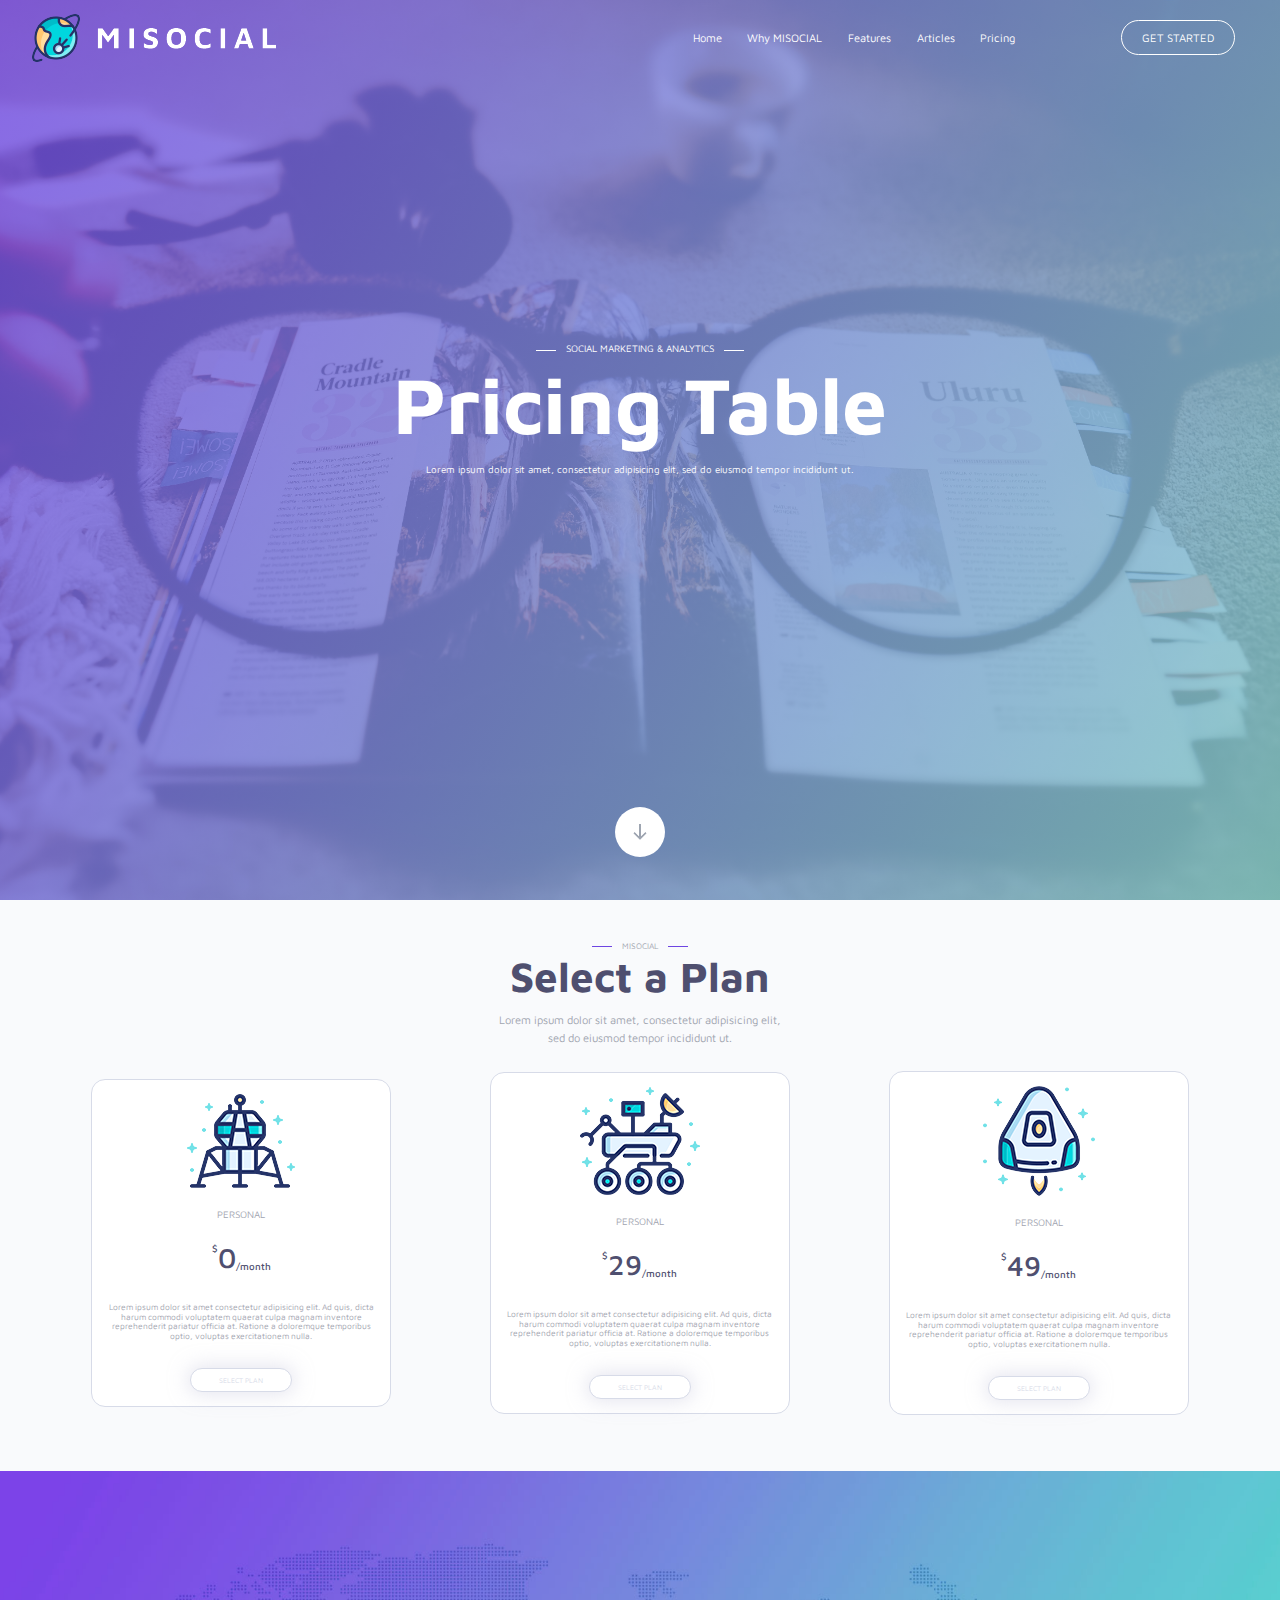
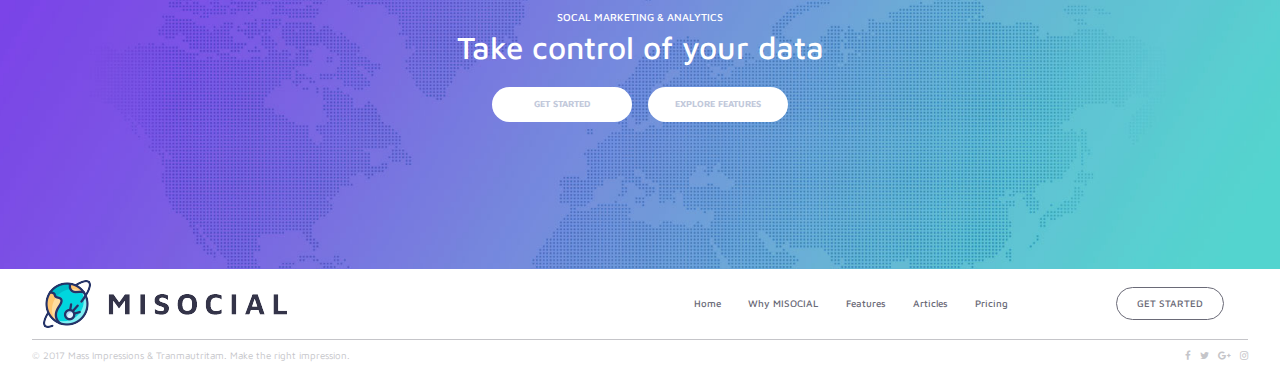
<file: flexlending/index.html>
<!DOCTYPE html>
<html lang="en">
<head>
    <meta charset="UTF-8">
    <meta name="viewport" content="width=device-width, initial-scale=1.0">
    <meta http-equiv="X-UA-Compatible" content="ie=edge">
    <title>Flex Lending</title>
    <link href="https://fonts.googleapis.com/css?family=Maven+Pro:400,500,700,900" rel="stylesheet">
    <link rel="stylesheet" href="https://stackpath.bootstrapcdn.com/font-awesome/4.7.0/css/font-awesome.min.css">
    <link rel="stylesheet" href="css/style.css">
    <link rel="stylesheet" href="css/media.css">
    <link rel="stylesheet" href="css/normalize.css">
</head>
<body>
    <ul class="m-menu">
        <li class="close-menu">&times;</li>
        <li><a href="#" class="menu-link">Home</a></li>
        <li><a href="#" class="menu-link">Why MISOCIAL</a></li>
        <li><a href="#" class="menu-link">Features</a></li>
        <li><a href="#" class="menu-link">Articles</a></li>
        <li><a href="#" class="menu-link">Pricing</a></li>
        <li><a href="#price" class="menu-link get-started-btn ">get started</a></li>
    </ul>            
    <div class="main">
        <div class="main-overlay"></div>
        <div class="header">            
            <a href="#" class="logo">
                <img src="img/logo.png" alt="logo">
            </a>
            <a href="#" class="m-menu-link">
                <i class="fa fa-bars"></i>
            </a>            
            <div class="menu visible-lg">
                <ul>
                    <li><a href="#" class="menu-link">Home</a></li>
                    <li><a href="#" class="menu-link">Why MISOCIAL</a></li>
                    <li><a href="#" class="menu-link">Features</a></li>
                    <li><a href="#" class="menu-link">Articles</a></li>
                    <li><a href="#" class="menu-link">Pricing</a></li>
                    <li><a href="#price" class="menu-link get-started-btn">get started</a></li>
                </ul>
            </div>
        </div>
        <div class="main-text">
            <span>SOCIAL MARKETING & ANALYTICS</span>
            <h1>Pricing Table</h1>
            <p>Lorem ipsum dolor sit amet, consectetur adipisicing elit, sed do eiusmod tempor incididunt ut.</p>
        </div>
        <a href="#price" class="main-arrow">
            <div class="arrow-down">
                <img src="img/arrow.png" alt="down">
            </div>
        </a>
    </div>
    <div class="table" id="price">
        <div class="table-header">
            <span>MIsocial</span>
            <h2>Select a Plan</h2>
            <p>Lorem ipsum dolor sit amet, consectetur adipisicing elit, sed do eiusmod tempor incididunt ut.</p>
        </div>
        <div class="price-tags">
            <div class="price-tag">
                <img src="img/price_1.png" alt=""><span></span>                
                <span>personal</span>
                <h4><sup>$</sup>0<sub>/month</sub></h4>
                <p>Lorem ipsum dolor sit amet consectetur adipisicing elit. Ad quis, dicta harum commodi voluptatem quaerat culpa magnam inventore reprehenderit pariatur officia at. Ratione a doloremque temporibus optio, voluptas exercitationem nulla.</p>
                <button class="price-btn">select plan</button>                
            </div>
            <div class="price-tag">
                <img src="img/price_2.png" alt=""><span></span>
                <span>personal</span>
                <h4><sup>$</sup>29<sub>/month</sub></h4>
                <p>Lorem ipsum dolor sit amet consectetur adipisicing elit. Ad quis, dicta harum commodi voluptatem quaerat culpa magnam inventore reprehenderit pariatur officia at. Ratione a doloremque temporibus optio, voluptas exercitationem nulla.</p>
                <button class="price-btn">select plan</button>
            </div>
            <div class="price-tag">
                <img src="img/price_3.png" alt=""><span></span>
                <span>personal</span>
                <h4><sup>$</sup>49<sub>/month</sub></h4>
                <p>Lorem ipsum dolor sit amet consectetur adipisicing elit. Ad quis, dicta harum commodi voluptatem quaerat culpa magnam inventore reprehenderit pariatur officia at. Ratione a doloremque temporibus optio, voluptas exercitationem nulla.</p>
                <button class="price-btn">select plan</button>
            </div>
        </div>
    </div>
    <div class="call-to-action">      
        <div class="wrap">
            <span>SOCAL MARKETING & ANALYTICS</span>
            <h4>Take control of your data</h4>
            <button class="cta-btn">get started</button>
            <button class="cta-btn">explore features</button>
        </div>
    </div>
    <div class="footer-wrap">
        <div class="footer">
            <a href="#" class="footer-logo">
                <img src="./img/footer_logo.png" alt="footer-logo">
            </a>
            <div class="footer-menu">
                <ul>
                    <li><a href="#" class="footer-menu-link">Home</a></li>
                    <li><a href="#" class="footer-menu-link">Why MISOCIAL</a></li>
                    <li><a href="#" class="footer-menu-link">Features</a></li>
                    <li><a href="#" class="footer-menu-link">Articles</a></li>
                    <li><a href="#" class="footer-menu-link">Pricing</a></li>
                    <li><a href="#price" class="footer-menu-link footer-get-started-btn">get started</a></li>
                </ul>
            </div>
        </div>        
    </div>
    <div class="legal">
        <div class="copy">
            <p>© 2017 Mass Impressions & Tranmautritam. Make the right impression.</p>
        </div>
        <div class="social-links">
            <a href="#"><i class="fa fa-facebook"></i></a>
            <a href="#"><i class="fa fa-twitter"></i></a>
            <a href="#"><i class="fa fa-google-plus"></i></a>
            <a href="#"><i class="fa fa-instagram"></i></a>
        </div>
    </div>            
</div>
<script>
    var openMenu = document.querySelector('.m-menu-link');
    var menu = document.querySelector(".m-menu");
    var closeMenu = document.querySelector(".close-menu");
    var arrow = document.querySelector(".arrow-down");
    openMenu.onclick = function(){
        event.preventDefault();
        menu.classList.add("m-menu__active")
    }
    closeMenu.onclick = function() {
        event.preventDefault();
        menu.classList.remove("m-menu__active");        
    }
    arrow.onclick = function(){
        window.scrollX(0,100);
    }
</script>
</body>
</html>
</file>
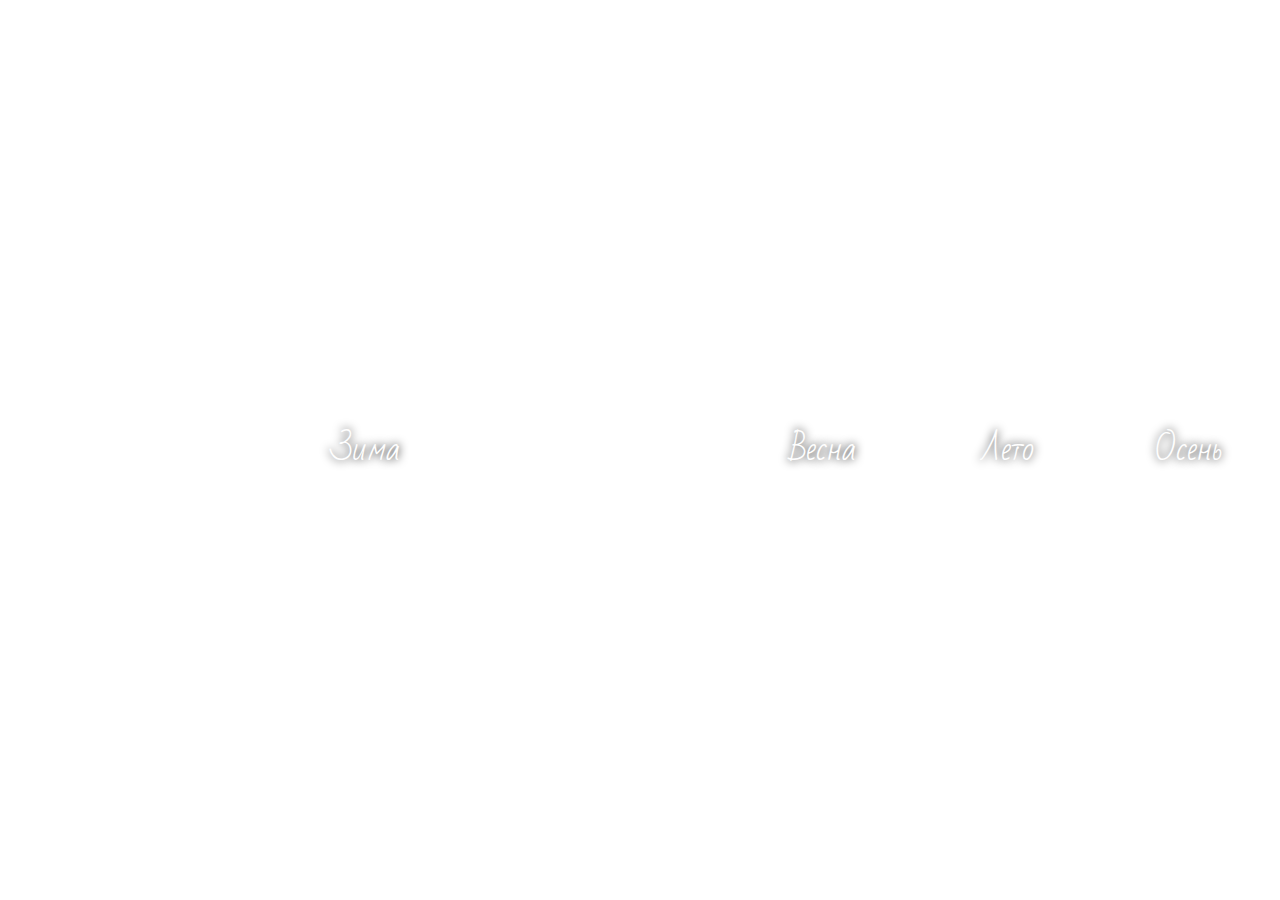
<file: flexslider/index.html>
<!DOCTYPE html>
<html lang="en">
<head>
    <meta charset="UTF-8">
    <meta name="viewport" content="width=device-width, initial-scale=1.0">
    <meta http-equiv="X-UA-Compatible" content="ie=edge">
    <title>Flex Slider</title>
    <link href="https://fonts.googleapis.com/css?family=Bad+Script&amp;subset=cyrillic" rel="stylesheet">
    <link rel="stylesheet" href="css/style.css">
    <link rel="stylesheet" href="css/normalize.css">
</head>
<body>
    <div class="slider">
        <div class="item item-1"><span>Зима</span></div>
        <div class="item item-2"><span>Весна</span></div>
        <div class="item item-3"><span>Лето</span></div>
        <div class="item item-4"><span>Осень</span></div>
    </div>
</body>
</html>
</file>
<file: flexlending/css/style.css>
*{   
    box-sizing: border-box;
}
*:before, *:after{
    box-sizing: border-box;
}
body{
    margin: 0;
    font-family: 'Maven Pro', sans-serif;
}
html{
    font-size: 10px;
}
.main{
    height: 100vh;
    min-height: 600px;
    background: url(../img/main-bg.jpg) no-repeat center;
    background-size: cover;
    position: relative;
    display: flex;
    flex-direction: column;
    justify-content: space-between;
    align-items: center;
    color: #fff;
    padding-top: 2rem; 
}
.main-overlay{
    background-image: -moz-linear-gradient( 150deg, rgb(136,211,206) 0%, rgb(110,69,226) 100%);
    background-image: -webkit-linear-gradient( 150deg, rgb(136,211,206) 0%, rgb(110,69,226) 100%);
    background-image: -ms-linear-gradient( 150deg, rgb(136,211,206) 0%, rgb(110,69,226) 100%);
    position: absolute;
    left: 0;
    top: 0;
    width: 100%;
    height: 100%;
    z-index: 0;
    opacity: 0.8;
}
.header{
    display: flex;    
    align-items: center;
    justify-content: space-between;    
    position: relative;
    z-index: 2;
    width: 95%;    
      
}
.menu{
    width: 50%;
    font-size: 1.6rem;
}
.menu ul{
    display: flex;
    justify-content: space-around;
    list-style: none;
}
.menu-link{    
    text-decoration: none;
    color: #fff;
}
.menu-link:hover{
    border-bottom: 2px solid #fff;
    padding-bottom: 10px;
}
.get-started-btn{
    margin-left: 80px;
    border: 1px solid #fff;
    padding: 10px 20px;
    border-radius: 100px; 
    text-transform: uppercase;
    transition: 0.2s;
}
.get-started-btn:hover{
    background-color: #fff;
    color: #9fa4af;
}
.main-text{
    display: flex;
    flex-direction: column;
    justify-content: center;
    align-items: center;
    position: relative;
    z-index: 2;
    text-align: center;
    font-size: 1.4rem;
}
.main-text h1{
    margin: 0.5rem;
    font-size: 80px;
}
.main-text span{
    display: inline-block;
}
.main-text span::after{
    display: inline-block;
    width: 20px;
    height: 1px;
    background-color: #fff;
    content: '';
    vertical-align: middle;
    margin-left: 10px;
}
.main-text span::before{
    display: inline-block;
    width: 20px;
    height: 1px;
    background-color: #fff;
    content: '';
    vertical-align: middle;
    margin-right: 10px;
}
.main-arrow{
    display: flex;
    height: 15vh;
    justify-content: center;
    align-items: center;    
    position: relative;
    z-index: 2;
     
}
.arrow-down{
    width: 50px;
    height: 50px;
    border-radius: 50%;
    text-align: center;
    background-color: #fff;
    line-height: 60px;     
}
.arrow-down:hover{
    box-shadow: 0px 0px 18.69px 2.31px rgba(204, 204, 223, 0.5); 
}
.table{
    background-color: #f9fafc;
    padding: 6rem;
    text-align: center;  
    /* align-items: center;
    display: flex;
    justify-content: space-around;
    justify-items: center;
    flex-direction: column; */
    text-align: center;   
}
.table-header{
    text-align: center;
}
.table-header h2{
    color: #4f4f6f;
    font-size: 6rem;;
    margin: 0;
}
.table-header span{
    color: #9fa4af;
    text-transform: uppercase;
    font-size: 1.2rem;
    margin-bottom: 10rem;
}
.table-header span::after{
    display: inline-block;
    width: 20px;
    height: 1px;
    background-color: #6e45e2;
    content: '';
    vertical-align: middle;
    margin-left: 10px;   
}
.table-header span::before{
    display: inline-block;
    width: 20px;
    height: 1px;
    background-color: #6e45e2;
    content: '';
    vertical-align: middle;
    margin-right: 10px;
}
.table-header p{
    color: #9fa4af;
    font-size: 1.6rem;
    display: inline-block;
    width: 42rem;
    line-height: 2.5rem;  
}
.price-tags{
    display: flex;
    justify-content: space-around;
    align-items: center;           
}
.price-tag{
    background-color: #fff;
    border-radius: 2rem;
    text-align: center;
    border: 1px solid #d7dbe8;
    width: 300px;          
    padding: 2rem; 
    display: flex;
    flex-direction: column;   
    align-items: center; 
    transition: 0.5s;   
    justify-content: space-between; 
    margin: 2rem; 
}
.price-tag:hover{
    cursor: pointer;
    box-shadow: 0px 0px 81.88px 10.12px rgba(204, 204, 223, 0.71);
    
}

.price-tag span{
font-size: 1.4rem;
text-transform: uppercase;
color: #9fa4af;
margin-top: 1.5rem;

}
.price-tag h4{
    font-weight: 500;
    font-size: 4rem;
    color: #4f4f6f;
    margin: 3rem auto;      
}
.price-tag h4 sub{
    font-size: 1.4rem;
    
}
.price-tag h4 sup{
    vertical-align: super;
    font-size: 1.4rem;
    
}
.price-tag p{
    color: #9fa4af;
    font-size: 1.2rem;
}
.price-btn{
    background-color: #fff;
    border: 1px solid #d7dbe8;
    color: #d7dbe8;
    border-radius: 100px;
    text-transform: uppercase;
    font-size: 1rem;
    padding: 1rem 4rem;
    margin-top: 2.5rem;
    box-shadow: 0px 0px 18.69px 2.31px rgba(204, 204, 223, 0.5);
    transition: 0.6s;
}
.fix{
    margin-top: 2rem;
}
.price-btn:hover{
    background-color: #6e45e2;
    color: #fff;
}
.call-to-action{       
    position: relative;
    padding: 20rem;
    background: url(..//img/cta_bg.jpg) no-repeat center;
    background-size: cover;
    color: #fff;
    display: flex;
    justify-content: center;
    align-items: center;
    text-align: center;
    
}
.call-to-action span{
    font-size: 1.5rem;
    font-weight: 500;
    text-transform: uppercase;
}
.call-to-action h4{
    font-size: 4.5rem;
    font-weight: 500;
    margin: 1rem auto 2rem;
}
.wrap{
    z-index: 2;
    position: relative;
}
.cta-btn{
    display: inline-block;
    border: none;
    background-color: #fff;
    color: #c2c9db;
    width: 20rem;
    height: 5rem;
    font-size: 1.3rem;
    text-transform: uppercase;
    font-weight: 700;
    margin: 1rem;
    border-radius: 100px;
    transition: 0.4s;
}
.cta-btn:hover{
    background-color: #fff;
    background-color: #6e45e2;
    color: #fff;
    cursor: pointer;
}
.footer-wrap{
    display: flex;
    justify-content: center;
}
.footer{
    display: flex;
    width: 95%;
    justify-content: space-between;
    padding: 1.5rem;
    align-items: center;
    border-bottom: 1px solid #c5c5c9;
}
.footer-menu{
    width: 50%;
}
.footer-menu ul{
    display: flex;
    justify-content: space-around;    
    list-style: none;
}
.footer-menu-link{
    font-size: 1.4rem;
    text-decoration: none;
    color: #6a6a77;
    font-weight: 500;
    transition: 0.2s;
}
.footer-get-started-btn{
    margin-left: 80px;
    border: 1px solid #6a6a77;
    padding: 10px 20px;
    border-radius: 100px; 
    text-transform: uppercase;
    transition: 0.2s;
}
.footer-menu-link:hover{
    color: #756edc;
}
.footer-get-started-btn:hover{
    color: #fff;
    background-color: #6e45e2;
}
.legal{
    display: flex;
    justify-content: space-between;
    align-items: center;
    padding-left: 2.5%;
    padding-right: 2.5%;
}
.copy{
    font-size: 1.4rem;
    color: #c5c5c9; 
}
.social-links a{
    color: #c5c5c9;
    font-size: 1.4rem;
    display: inline-block;
    margin-left: 1rem;
    transition: 0.4s;
}
.social-links a:hover{
    color: #756edc;
}
.m-menu-link{
    display: none;
    font-size: 3rem;
    color: #fff;
}
.m-menu{
    display: flex;
    justify-content: center;
    flex-direction: column;
    align-items: center;
    margin: 0;
    padding: 0;
    position: fixed;
    right: 0;
    top: 0;
    height: 100vh;
    width: 100%;    
    list-style: none;
    font-size: 3rem;
    line-height: 6rem;
    background-color: #756edc;
    z-index: 99;
    transform: translateX(-100%); 
    transition: 0.2s;
     
}
.close-menu{
    position: fixed;
    right: 5rem;
    top: 0;
    margin: 0;
    font-size: 5rem; 
    font-weight: 900;
    color: #fff;
}
.close-menu:hover{
    cursor: pointer;
}
.m-menu__active{
    transform: translateX(0%); 
}
</file>
<file: flexlending/css/media.css>
@media (max-width: 1440px){
    html{
        font-size: 7px;
    }
}
@media (max-width: 991px){
    html{
        font-size: 7px;
    }
    .visible-lg{
        display: none;        
    }
    .m-menu-link{
        display: block;        
    }
    .get-started-btn{
        margin: 0;
    }
    .price-tags{
        flex-direction: column;
        
    }
    .price-tag{
        width: 70%;
        margin: 2rem auto;        
    }
    .footer-menu{
        display: none;
    }
    .footer{
        justify-content: center;
    }
    .copy{
        display: none;        
    }   
    .social-links a{
        font-size: 5rem;                
    }
    .legal{
        display: flex;
        justify-content: center; 
               
    }
}
</file>
<file: flexslider/css/style.css>
*{
    box-sizing: border-box;
}
body{
    margin: 0;
    padding: 0;
    color: #ffffff;

    font-family: 'Bad Script', sans-serif;
}
.slider{
    display: flex;
    justify-content: center;
    align-items:center;
    padding: 0;     
}
.item{
    background-color: #aeaeae;
    flex-basis: 25%;   
    display: flex;
    justify-content: center;
    align-items:center;
    height: 100vh;
    transition: 0.5s;
}
.item:hover{
    flex-basis: 100%;
}
span{
    font-size: 2rem;
    text-shadow: 0px 0px 10px #000;
}
.item-1{
    background: url(https://bipbap.ru/wp-content/uploads/2017/09/195_rrrre-1920-1.jpg) no-repeat center center;
    background-size: cover;
}
.item-2{
    background: url(https://s.zagranitsa.com/images/blogs/3440/original/59965fb83ba311efc2887bb2d4d51c67.jpg?1488385047) no-repeat center center;
    background-size: cover;
}
.item-3{
    background: url(http://wallpapers-image.ru/2560x1600/summer/wallpapers/summer-images-2560x1600-13.jpg) no-repeat center center;
    background-size: cover;
}
.item-4{
    background: url(https://bipbap.ru/wp-content/uploads/2017/06/124874495_1.jpg) no-repeat center center;
    background-size: cover;
}
@media (max-width:640px){
    .slider{
        flex-flow: column;
        height: 100vh;        
    }
    .item{
        width: 100%;        
    }
    .item:hover{
        flex-grow: 30%;
    }
}
</file>
